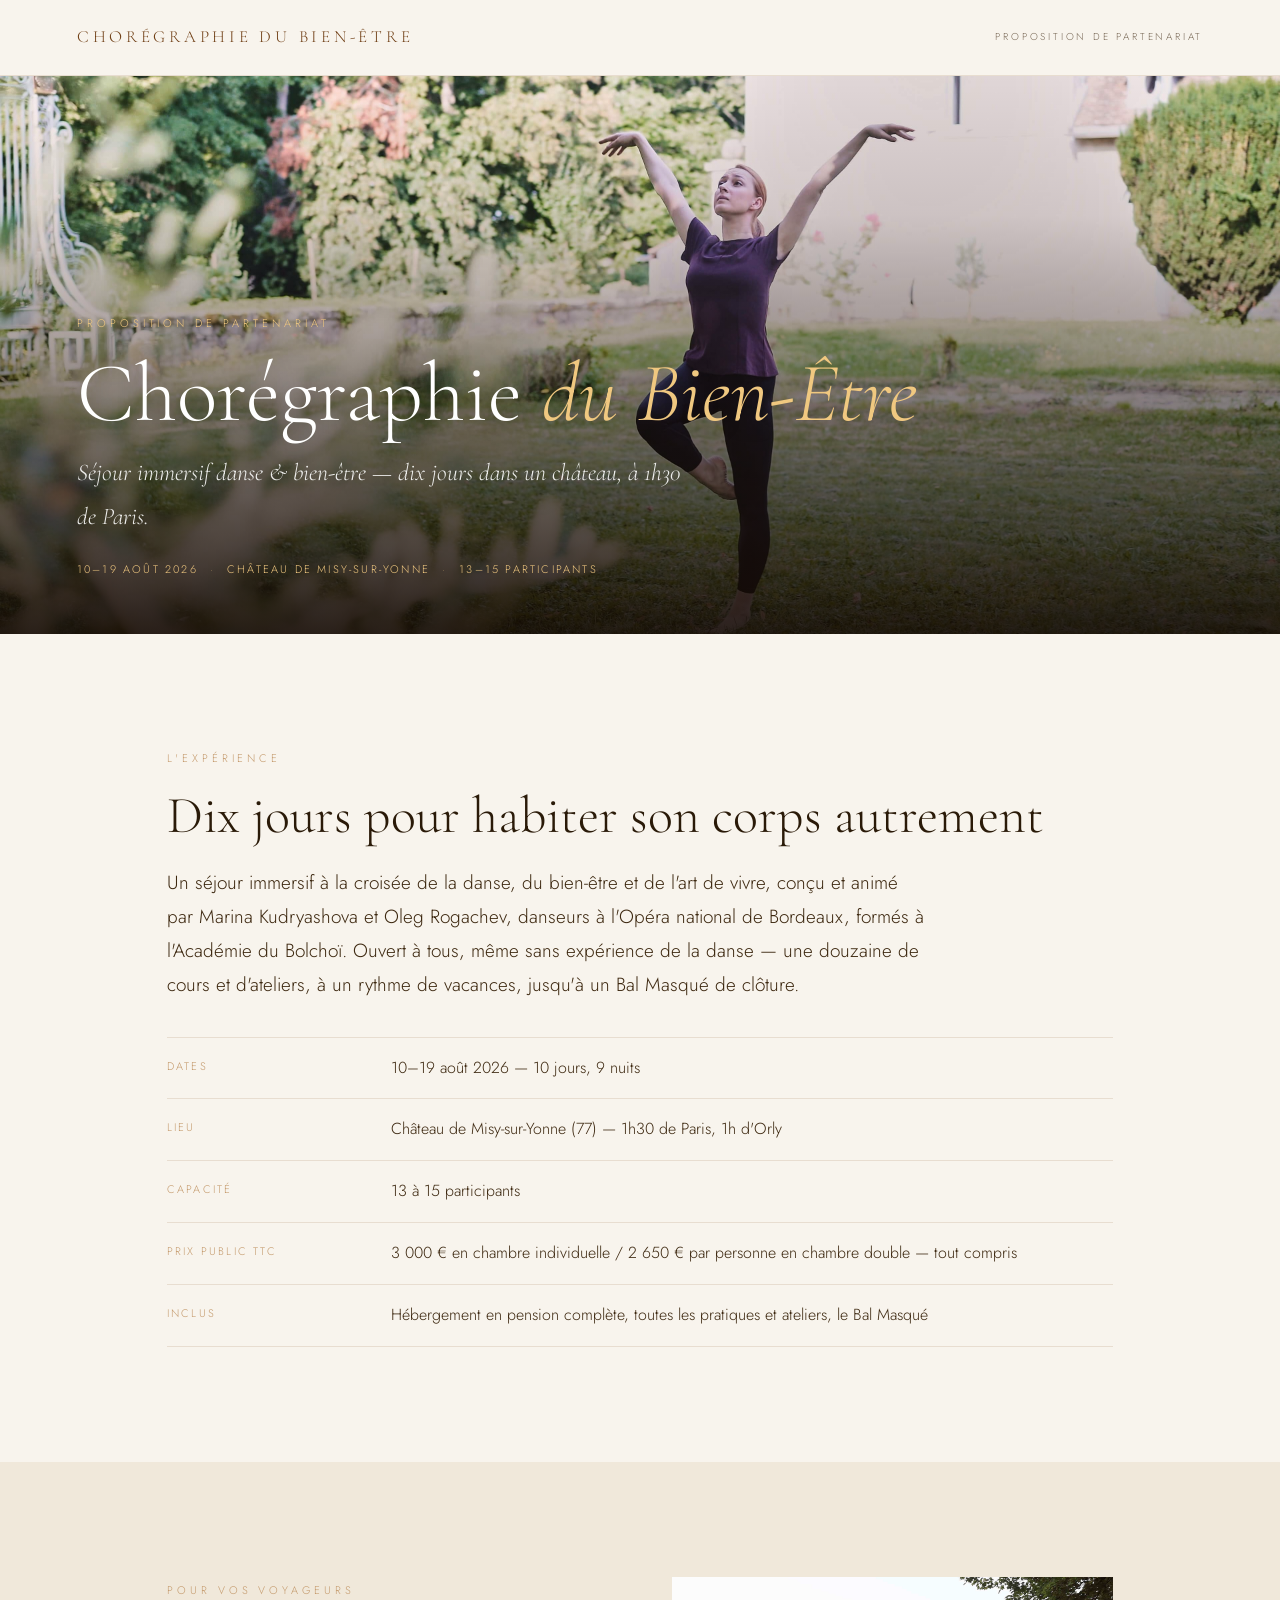
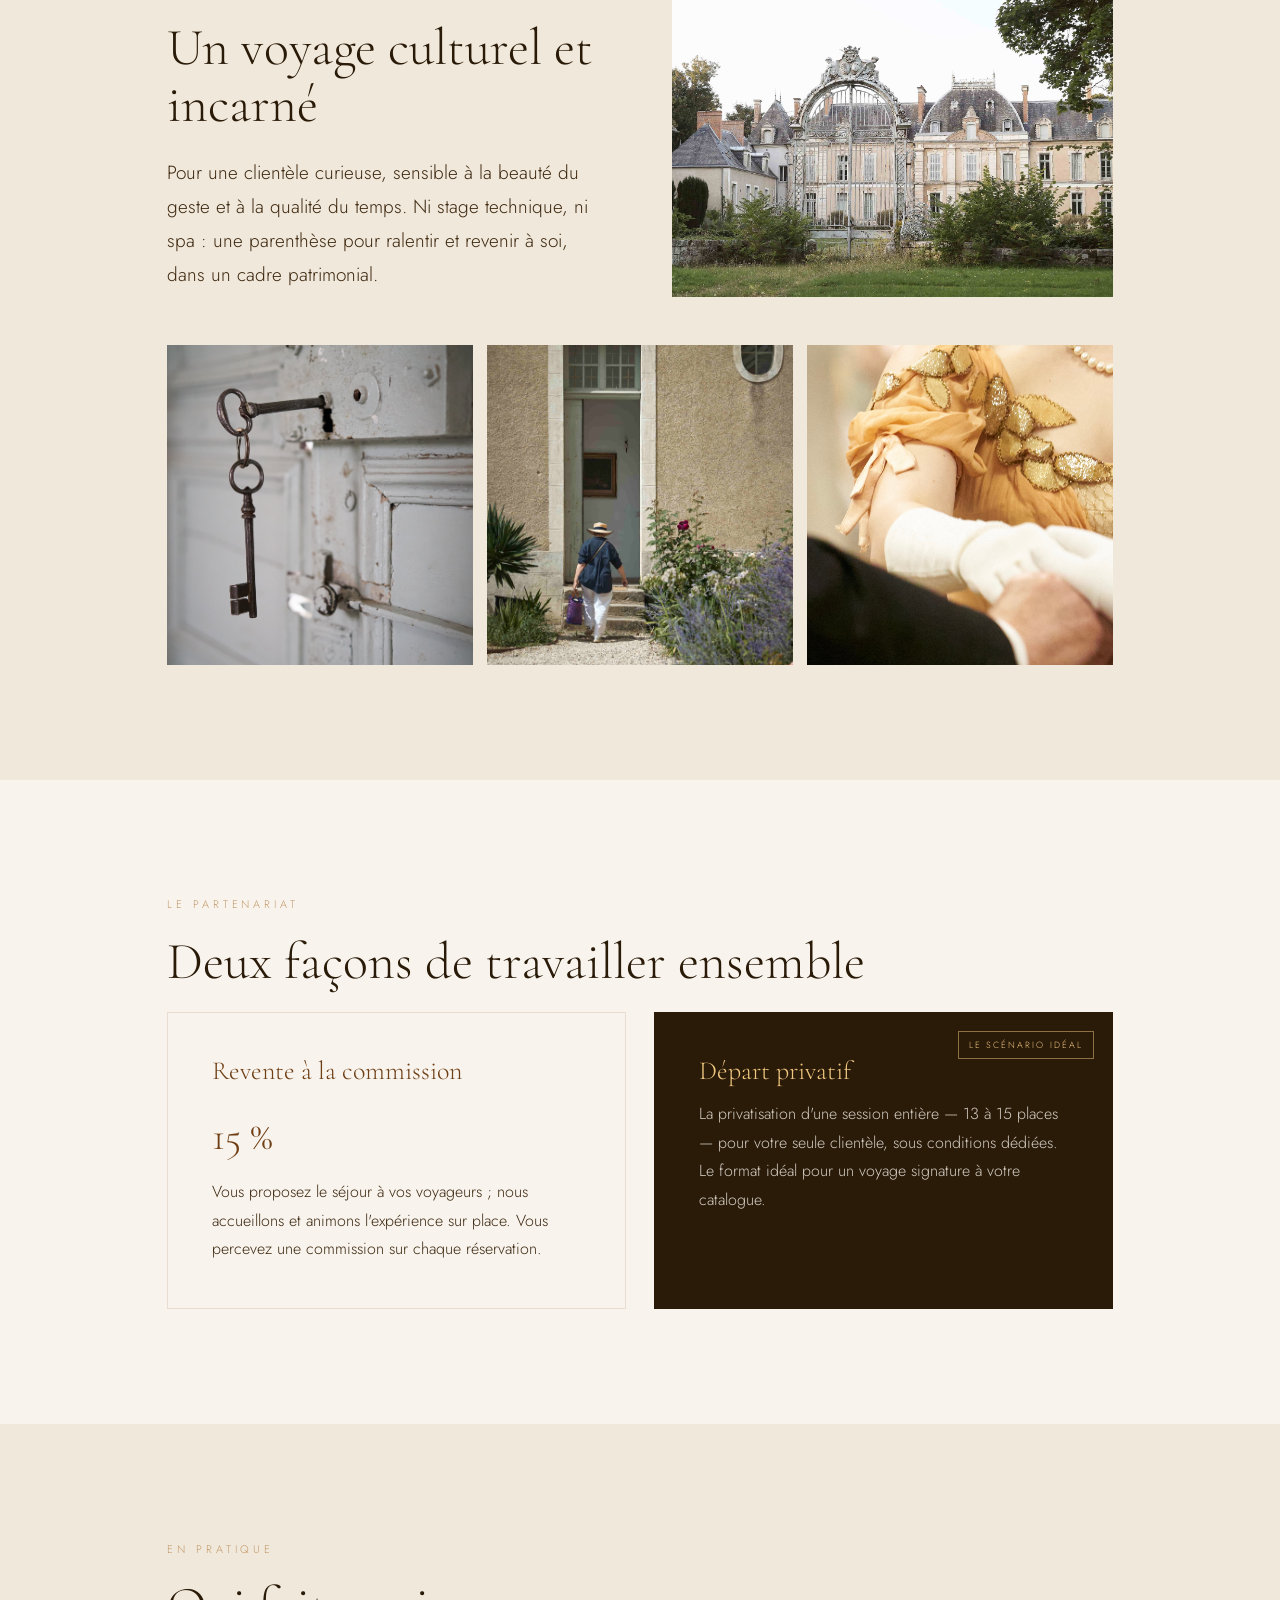
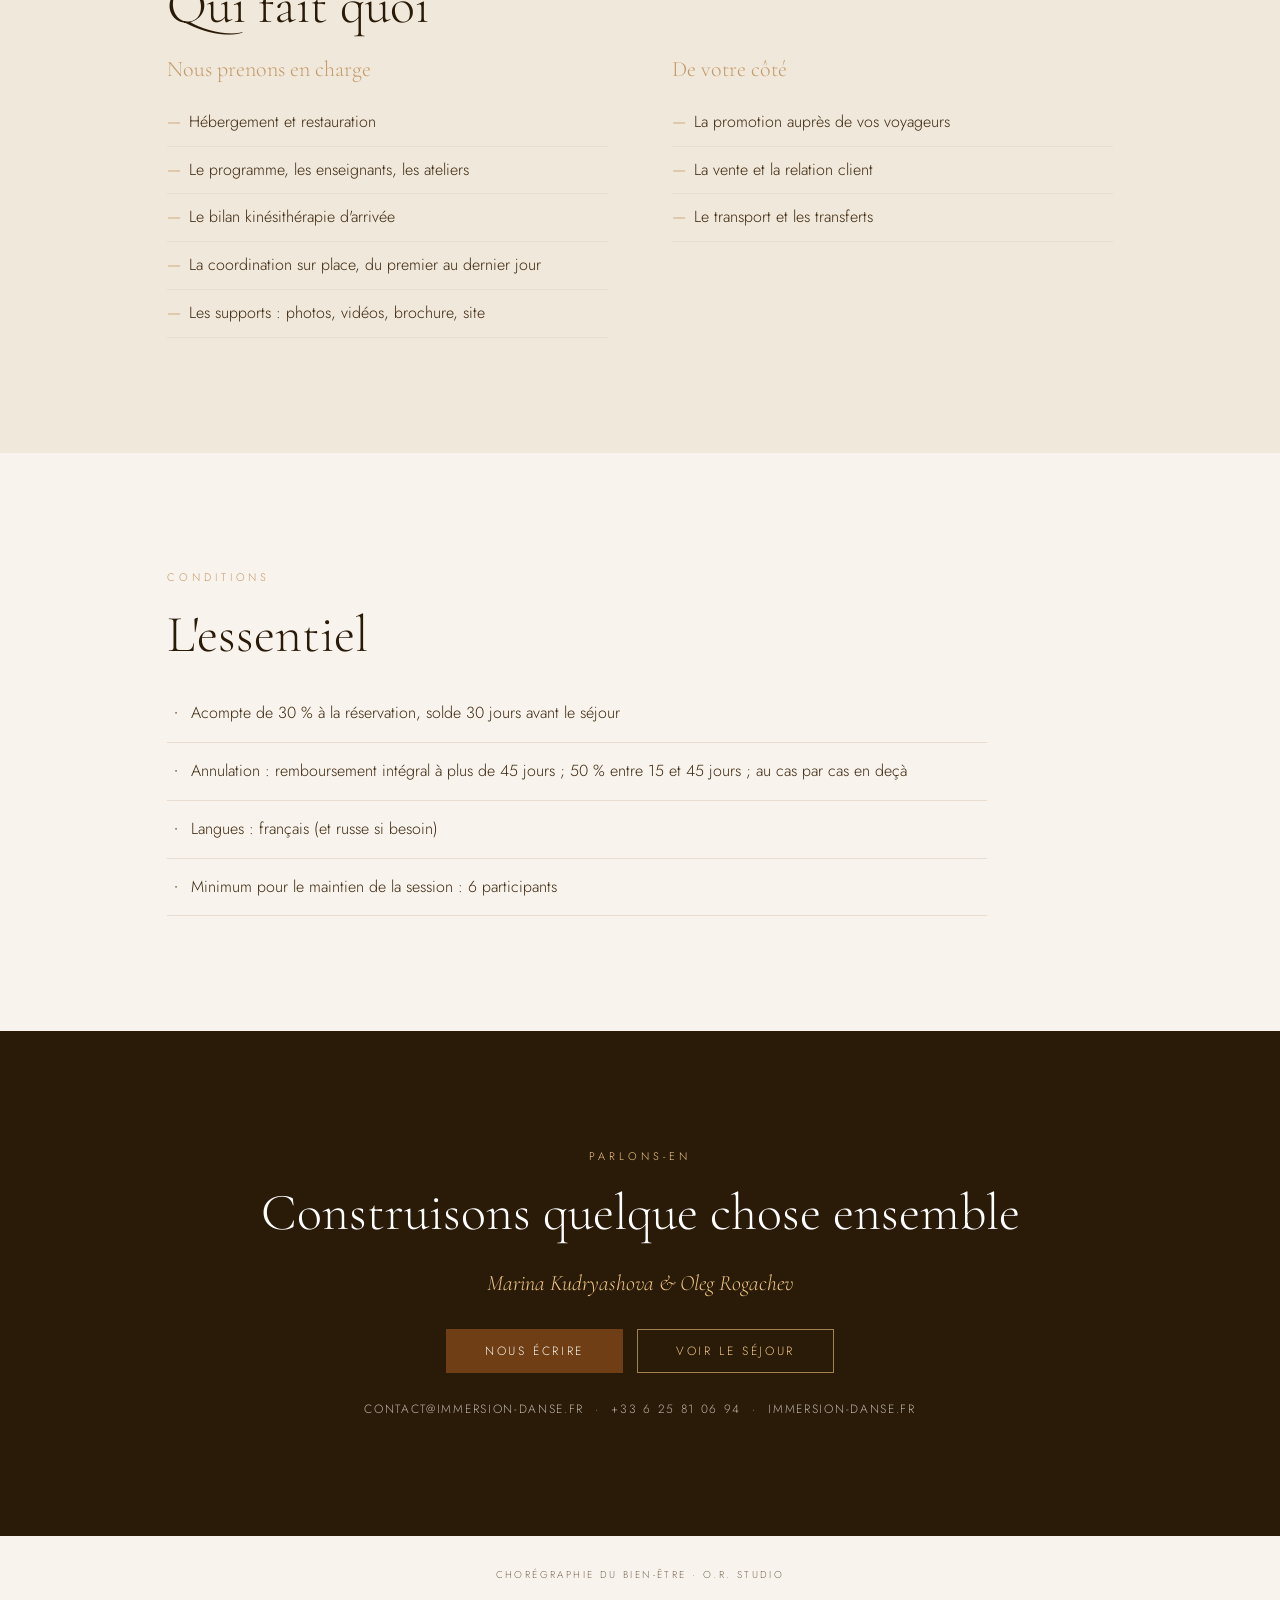
<file: partenariat.html>
<!DOCTYPE html>
<html lang="fr">
<head>
<meta charset="utf-8"/>
<meta name="viewport" content="width=device-width, initial-scale=1"/>
<title>Chorégraphie du Bien-Être — Proposition de partenariat</title>
<meta name="description" content="Séjour immersif danse & bien-être en château — proposition de partenariat pour voyagistes culturels."/>
<link rel="icon" href="data:image/svg+xml,<svg xmlns='http://www.w3.org/2000/svg' viewBox='0 0 100 100'><rect width='100' height='100' fill='%236f3e14'/><text y='.9em' font-size='72' x='50%' text-anchor='middle' font-family='serif' fill='%23f8f4ed'>C</text></svg>"/>
<link rel="preconnect" href="https://fonts.googleapis.com"/>
<link rel="preconnect" href="https://fonts.gstatic.com" crossorigin/>
<link href="https://fonts.googleapis.com/css2?family=Cormorant+Garamond:ital,wght@0,300;0,400;0,600;1,300;1,400&family=Jost:wght@300;400;500&display=swap" rel="stylesheet"/>
<style>
  /* ===== Palette & typographie (identiques au site) ===== */
  :root{
    --cream:#f8f4ed; --warm:#f0e8da; --warm2:#e8ddd0;
    --gold:#6f3e14; --gold-lt:#a0642e; --gold-pale:#c49a6c;
    --dark:#2a1a08; --dark2:#3d2810; --grey:#7a6a58;
    --sp:clamp(60px,9vw,120px);
  }
  *{margin:0;padding:0;box-sizing:border-box}
  body{background:var(--cream);color:var(--dark);font-family:'Jost',sans-serif;font-weight:300;line-height:1.8;overflow-x:hidden;-webkit-text-size-adjust:100%}
  .wrap{max-width:1100px;margin:0 auto;padding:0 clamp(24px,6vw,80px)}
  h1,h2,h3{font-family:'Cormorant Garamond',serif;font-weight:300;line-height:1.1;color:var(--dark)}
  em{font-style:italic;color:var(--gold)}
  p{color:var(--dark2)}
  a{color:var(--gold)}
  .label{font-size:11px;letter-spacing:.36em;text-transform:uppercase;color:var(--gold-pale);display:block;margin-bottom:18px}
  h2{font-size:clamp(28px,5vw,52px);margin-bottom:22px}
  section{padding:var(--sp) 0}
  .btn{display:inline-block;padding:15px 38px;background:var(--gold);color:var(--cream);font-size:12px;letter-spacing:.22em;text-transform:uppercase;text-decoration:none;border:1px solid var(--gold);cursor:pointer;transition:background .2s,color .2s;font-family:'Jost',sans-serif;font-weight:300;line-height:1;white-space:nowrap}
  .btn:hover{background:var(--dark);border-color:var(--dark)}
  .btn-outline{background:transparent;color:var(--gold)}
  .btn-outline:hover{background:var(--gold);color:var(--cream)}

  /* ===== Barre de marque ===== */
  .topbar{display:flex;align-items:center;justify-content:space-between;padding:22px clamp(24px,6vw,80px);border-bottom:1px solid var(--warm2)}
  .brand{font-family:'Cormorant Garamond',serif;font-size:17px;letter-spacing:.22em;text-transform:uppercase;color:var(--gold);text-decoration:none}
  .topbar .tag{font-size:10px;letter-spacing:.28em;text-transform:uppercase;color:var(--grey)}

  /* ===== Hero ===== */
  .hero{position:relative;min-height:62vh;display:flex;align-items:flex-end;color:#fff}
  .hero-bg{position:absolute;inset:0;overflow:hidden}
  .hero-bg img{width:100%;height:100%;object-fit:cover;object-position:center 25%}
  .hero-bg::after{content:'';position:absolute;inset:0;background:linear-gradient(to top,rgba(20,10,4,.9) 0%,rgba(20,10,4,.5) 40%,rgba(20,10,4,.1) 75%,transparent 100%)}
  .hero-inner{position:relative;z-index:1;width:100%;padding:0 clamp(24px,6vw,80px) clamp(40px,6vh,70px)}
  .hero .label{color:#f0c880}
  .hero h1{color:#fff;font-size:clamp(40px,8vw,84px);line-height:1.0;text-shadow:0 2px 24px rgba(0,0,0,.3)}
  .hero h1 em{color:#f0c880}
  .hero-sub{font-family:'Cormorant Garamond',serif;font-style:italic;font-size:clamp(17px,2.2vw,24px);color:rgba(255,255,255,.9);margin:16px 0 22px;max-width:620px}
  .hero-dots{display:flex;flex-wrap:wrap;gap:12px;align-items:center;font-size:11px;letter-spacing:.2em;text-transform:uppercase;color:#f0c880}
  .hero-dots span:not(:last-child)::after{content:'·';margin-left:12px;color:rgba(240,200,128,.5)}

  /* ===== Listes & blocs ===== */
  .lead{font-size:clamp(16px,1.6vw,19px);max-width:760px}
  .facts{list-style:none;margin-top:34px;border-top:1px solid var(--warm2)}
  .facts li{display:flex;gap:24px;padding:16px 0;border-bottom:1px solid var(--warm2);flex-wrap:wrap}
  .facts .k{flex:0 0 200px;font-size:11px;letter-spacing:.2em;text-transform:uppercase;color:var(--gold-pale);padding-top:3px}
  .facts .v{flex:1;min-width:240px;color:var(--dark2)}

  .alt{background:var(--warm)}
  .grid2{display:grid;grid-template-columns:1fr 1fr;gap:clamp(28px,5vw,64px);align-items:center}
  .grid2 img{width:100%;height:100%;min-height:320px;object-fit:cover}

  /* ===== Formats de partenariat ===== */
  .cards{display:grid;grid-template-columns:1fr 1fr;gap:28px;margin-top:14px}
  .card{background:var(--cream);border:1px solid var(--warm2);padding:clamp(28px,4vw,44px);position:relative}
  .card.alt-card{background:var(--dark);color:var(--cream);border-color:var(--dark)}
  .card h3{font-size:26px;color:var(--gold);margin-bottom:14px}
  .card.alt-card h3{color:#f0c880}
  .card p{color:var(--dark2)}
  .card.alt-card p{color:rgba(248,244,237,.82)}
  .card .pct{font-family:'Cormorant Garamond',serif;font-size:40px;color:var(--gold);display:block;margin-bottom:6px}
  .badge{position:absolute;top:18px;right:18px;font-size:9px;letter-spacing:.22em;text-transform:uppercase;color:#f0c880;border:1px solid rgba(240,200,128,.5);padding:5px 10px}

  /* ===== Qui fait quoi ===== */
  .qfq{display:grid;grid-template-columns:1fr 1fr;gap:clamp(28px,5vw,64px)}
  .qfq h3{font-size:22px;color:var(--gold-pale);margin-bottom:18px}
  .qfq ul{list-style:none}
  .qfq li{padding:9px 0 9px 22px;position:relative;color:var(--dark2);border-bottom:1px solid var(--warm2)}
  .qfq li::before{content:'—';position:absolute;left:0;color:var(--gold-pale)}

  /* ===== Conditions ===== */
  .cond{list-style:none;max-width:820px}
  .cond li{padding:14px 0 14px 24px;position:relative;border-bottom:1px solid var(--warm2);color:var(--dark2)}
  .cond li::before{content:'·';position:absolute;left:6px;color:var(--gold);font-size:22px;line-height:1}

  /* ===== Bande photos ===== */
  .strip{display:grid;grid-template-columns:repeat(3,1fr);gap:14px;margin-top:48px}
  .strip img{width:100%;height:clamp(200px,26vw,320px);object-fit:cover}

  /* ===== Contact ===== */
  .contact{background:var(--dark);color:var(--cream);text-align:center}
  .contact h2{color:#fff}
  .contact .label{color:#f0c880}
  .contact .who{font-family:'Cormorant Garamond',serif;font-style:italic;font-size:22px;color:#f0c880;margin-bottom:26px}
  .contact .btns{display:flex;gap:14px;justify-content:center;flex-wrap:wrap;margin-bottom:26px}
  .contact .btn-outline{color:#f0c880;border-color:rgba(240,200,128,.6)}
  .contact .btn-outline:hover{background:#f0c880;color:var(--dark)}
  .contact .line{font-size:12px;letter-spacing:.14em;text-transform:uppercase;color:rgba(248,244,237,.7)}
  .contact .line a{color:rgba(248,244,237,.7);text-decoration:none}

  footer{padding:30px;text-align:center;font-size:10px;letter-spacing:.24em;text-transform:uppercase;color:var(--grey);background:var(--cream)}

  /* ===== Mobile ===== */
  @media(max-width:760px){
    .grid2,.cards,.qfq{grid-template-columns:1fr}
    .strip{grid-template-columns:1fr;gap:10px}
    .facts .k{flex-basis:100%}
    .topbar .tag{display:none}
    .grid2 .img-r{order:-1}
  }
</style>
</head>
<body>

<!-- ============ BARRE DE MARQUE ============ -->
<div class="topbar">
  <a class="brand" href="https://immersion-danse.fr">Chorégraphie du Bien-Être</a>
  <span class="tag">Proposition de partenariat</span>
</div>

<!-- ============ HERO ============ -->
<!-- PHOTO hero : remplacer le fichier ci-dessous si besoin -->
<header class="hero">
  <div class="hero-bg"><img src="sejour-danse-bien-etre-hero.jpg" alt="Séjour immersif danse et bien-être en château"/></div>
  <div class="hero-inner">
    <span class="label">Proposition de partenariat</span>
    <h1>Chorégraphie <em>du Bien-Être</em></h1>
    <p class="hero-sub">Séjour immersif danse &amp; bien-être — dix jours dans un château, à 1h30 de Paris.</p>
    <div class="hero-dots">
      <span>10–19 août 2026</span>
      <span>Château de Misy-sur-Yonne</span>
      <span>13–15 participants</span>
    </div>
  </div>
</header>

<!-- ============ L'EXPÉRIENCE EN BREF ============ -->
<section>
  <div class="wrap">
    <span class="label">L'expérience</span>
    <h2>Dix jours pour habiter son corps autrement</h2>
    <p class="lead">Un séjour immersif à la croisée de la danse, du bien-être et de l'art de vivre, conçu et animé par Marina Kudryashova et Oleg Rogachev, danseurs à l'Opéra national de Bordeaux, formés à l'Académie du Bolchoï. Ouvert à tous, même sans expérience de la danse — une douzaine de cours et d'ateliers, à un rythme de vacances, jusqu'à un Bal Masqué de clôture.</p>

    <!-- Chiffres clés — modifier librement -->
    <ul class="facts">
      <li><span class="k">Dates</span><span class="v">10–19 août 2026 — 10 jours, 9 nuits</span></li>
      <li><span class="k">Lieu</span><span class="v">Château de Misy-sur-Yonne (77) — 1h30 de Paris, 1h d'Orly</span></li>
      <li><span class="k">Capacité</span><span class="v">13 à 15 participants</span></li>
      <li><span class="k">Prix public TTC</span><span class="v">3 000 € en chambre individuelle / 2 650 € par personne en chambre double — tout compris</span></li>
      <li><span class="k">Inclus</span><span class="v">Hébergement en pension complète, toutes les pratiques et ateliers, le Bal Masqué</span></li>
    </ul>
  </div>
</section>

<!-- ============ POUR VOS VOYAGEURS ============ -->
<section class="alt">
  <div class="wrap">
    <div class="grid2">
      <div>
        <span class="label">Pour vos voyageurs</span>
        <h2>Un voyage culturel et incarné</h2>
        <p class="lead">Pour une clientèle curieuse, sensible à la beauté du geste et à la qualité du temps. Ni stage technique, ni spa : une parenthèse pour ralentir et revenir à soi, dans un cadre patrimonial.</p>
      </div>
      <!-- PHOTO : façade / cadre -->
      <img class="img-r" src="chateau-misy-sur-yonne-facade.jpg" alt="Château de Misy-sur-Yonne"/>
    </div>

    <!-- Bande de 3 photos — remplacer les fichiers si besoin -->
    <div class="strip">
      <img src="galerie-salle-danse-classique-barre.jpg" alt="Salle de danse classique"/>
      <img src="galerie-chateau-salon-reception.jpg" alt="Salon de réception du château"/>
      <img src="bal-masque-soiree-cloture.jpg" alt="Bal Masqué de clôture"/>
    </div>
  </div>
</section>

<!-- ============ FORMATS DE PARTENARIAT ============ -->
<section>
  <div class="wrap">
    <span class="label">Le partenariat</span>
    <h2>Deux façons de travailler ensemble</h2>
    <div class="cards">
      <div class="card">
        <h3>Revente à la commission</h3>
        <span class="pct">15 %</span>
        <p>Vous proposez le séjour à vos voyageurs ; nous accueillons et animons l'expérience sur place. Vous percevez une commission sur chaque réservation.</p>
      </div>
      <div class="card alt-card">
        <span class="badge">Le scénario idéal</span>
        <h3>Départ privatif</h3>
        <p>La privatisation d'une session entière — 13 à 15 places — pour votre seule clientèle, sous conditions dédiées. Le format idéal pour un voyage signature à votre catalogue.</p>
      </div>
    </div>
  </div>
</section>

<!-- ============ QUI FAIT QUOI ============ -->
<section class="alt">
  <div class="wrap">
    <span class="label">En pratique</span>
    <h2>Qui fait quoi</h2>
    <div class="qfq">
      <div>
        <h3>Nous prenons en charge</h3>
        <ul>
          <li>Hébergement et restauration</li>
          <li>Le programme, les enseignants, les ateliers</li>
          <li>Le bilan kinésithérapie d'arrivée</li>
          <li>La coordination sur place, du premier au dernier jour</li>
          <li>Les supports : photos, vidéos, brochure, site</li>
        </ul>
      </div>
      <div>
        <h3>De votre côté</h3>
        <ul>
          <li>La promotion auprès de vos voyageurs</li>
          <li>La vente et la relation client</li>
          <li>Le transport et les transferts</li>
        </ul>
      </div>
    </div>
  </div>
</section>

<!-- ============ CONDITIONS ============ -->
<section>
  <div class="wrap">
    <span class="label">Conditions</span>
    <h2>L'essentiel</h2>
    <ul class="cond">
      <li>Acompte de 30 % à la réservation, solde 30 jours avant le séjour</li>
      <li>Annulation : remboursement intégral à plus de 45 jours ; 50 % entre 15 et 45 jours ; au cas par cas en deçà</li>
      <li>Langues : français (et russe si besoin)</li>
      <li>Minimum pour le maintien de la session : 6 participants</li>
    </ul>
  </div>
</section>

<!-- ============ CONTACT ============ -->
<section class="contact">
  <div class="wrap">
    <span class="label">Parlons-en</span>
    <h2>Construisons quelque chose ensemble</h2>
    <p class="who">Marina Kudryashova &amp; Oleg Rogachev</p>
    <div class="btns">
      <a class="btn" href="mailto:contact@immersion-danse.fr">Nous écrire</a>
      <a class="btn btn-outline" href="https://immersion-danse.fr">Voir le séjour</a>
    </div>
    <p class="line">
      <a href="mailto:contact@immersion-danse.fr">contact@immersion-danse.fr</a>
      &nbsp;·&nbsp; +33 6 25 81 06 94 &nbsp;·&nbsp;
      <a href="https://immersion-danse.fr">immersion-danse.fr</a>
    </p>
  </div>
</section>

<footer>Chorégraphie du Bien-Être · O.R. Studio</footer>

</body>
</html>
</file>
